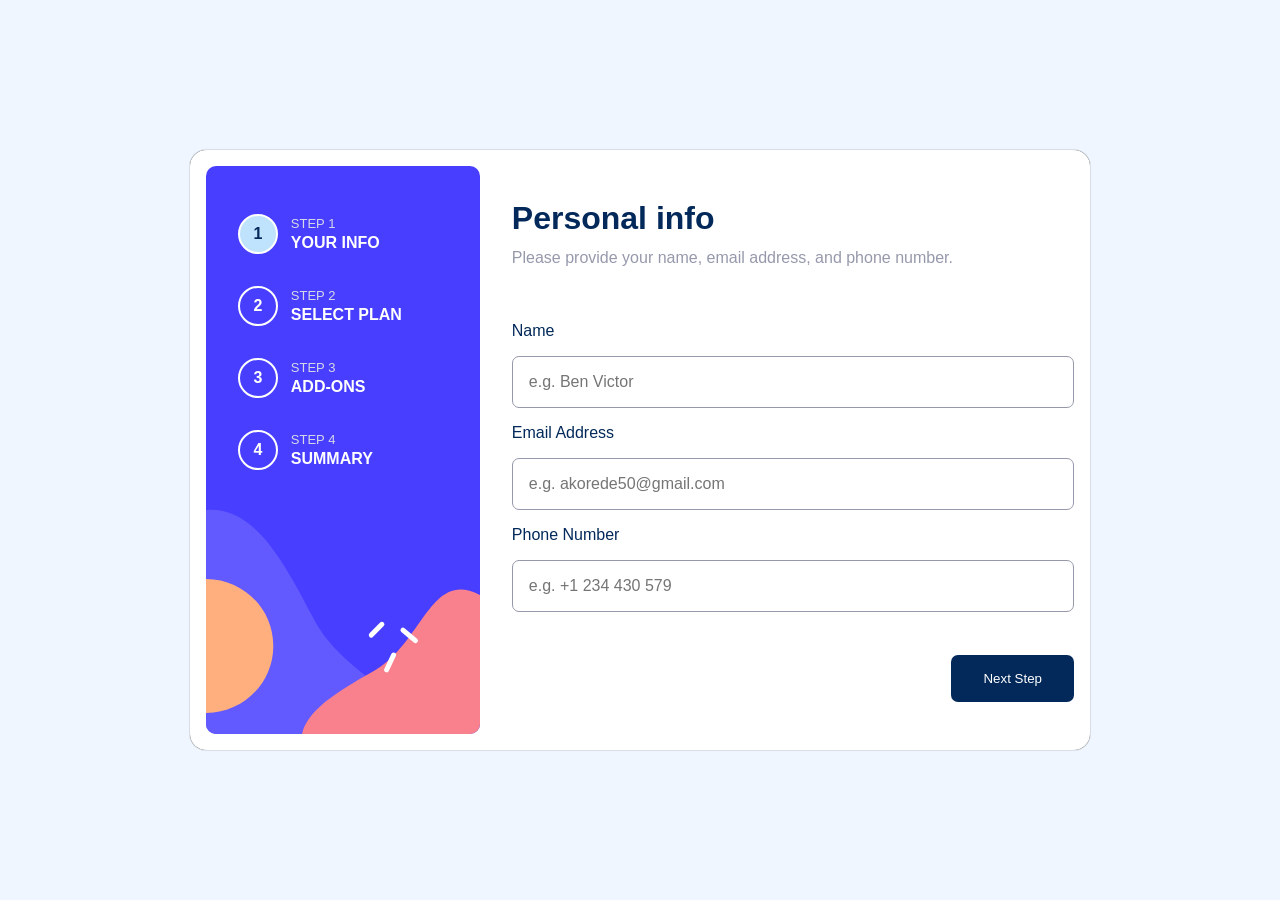
<file: index.html>
<!DOCTYPE html>
<html lang="en">
<head>
    <meta charset="UTF-8">
    <meta name="viewport" content="width=device-width, initial-scale=1.0">
    <title>Multi Form Assignment</title>
</head>
<body>
    <!DOCTYPE html>
<html lang="en">
<head>
    <meta charset="UTF-8">
    <meta name="viewport" content="width=, initial-scale=1.0">
    <title>Multi form assignment</title>
    <link rel="stylesheet" href="./form.css">
</head>
<body>
    <div class="form">
        <div class="form-container">
          <div class="form-sidebar">
            <div class="step active">
              <div class="circle">1</div>
              <div class="step-content">
                <span>Step 1</span>
                <b>Your info</b>
              </div>
            </div>
            <div class="step">
              <div class="circle">2</div>
              <div class="step-content">
                <span>Step 2</span>
                <b>Select plan</b>
              </div>
            </div>
            <div class="step">
              <div class="circle">3</div>
              <div class="step-content">
                <span>Step 3</span>
                <b>Add-ons</b>
              </div>
            </div>
            <div class="step">
              <div class="circle">4</div>
              <div class="step-content">
                <span>Step 4</span>
                <b>Summary</b>
              </div>
            </div>
          </div>

          <!-- step one -->

          <div class="stp step-1">
            <div class="header">
              <h1 class="title">Personal info</h1>
              <p class="exp">
                Please provide your name, email address, and phone number.
              </p>
            </div>
            <form>
              <div class="label">
                <label for="name">Name</label>
                <p class="error">This Field Is Required</p>
              </div>
              <input
                required
                type="text"
                id="name"
                placeholder="e.g. Ben Victor"
              />
              <div class="label">
                <label for="email">Email Address</label>
                <p class="error">This Field Is Required</p>
              </div>
              <input
                required
                type="text"
                id="email"
                placeholder="e.g. akorede50@gmail.com"
              />
              <div class="label">
                <label for="phone">Phone Number</label>
                <p class="error">This Field Is Required</p>
              </div>
              <input
                required
                type="tel"
                id="phone"
                placeholder="e.g. +1 234 430 579"
              />
            </form>
            <div class="btns">
              <button class="next-stp" type="submit">Next Step</button>
            </div>
          </div>

          <!-- step two -->

          <div class="stp step-2">
            <div class="header">
              <h1 class="title">Select your plan</h1>
              <p class="exp">You have the option of monthly or yearly billing.</p>
            </div>
            <form>
              <div class="plan-card selected">
                <img src="./assets/images/icon-arcade.svg" alt="arcade" />
                <div class="plan-info chosen">
                  <b>Arcade</b>
                  <span class="plan-priced">$9/mo</span>
                </div>
              </div>
              <div class="plan-card">
                <img src="./assets/images/icon-advanced.svg" alt="arcade" />
                <div class="plan-info">
                  <b>Advanced</b>
                  <span class="plan-priced">$12/mo</span>
                </div>
              </div>
              <div class="plan-card">
                <img src="./assets/images/icon-pro.svg" alt="arcade" />
                <div class="plan-info">
                  <b>Pro</b>
                  <span class="plan-priced">$15/mo</span>
                </div>
              </div>
            </form>
            <div class="switcher">
              <p class="monthly sw-active">Monthly</p>
              <label class="switch">
                <input type="checkbox" />
                <span class="slider round"></span>
              </label>
              <p class="yearly">Yearly</p>
            </div>
            <div class="btns">
              <button class="prev-stp" type="button">Go Back</button>
              <button class="next-stp" type="submit">Next Step</button>
            </div>
          </div>
          
          <!-- * Step three -->

          <div class="stp step-3">
            <div class="header">
              <h1 class="title">Pick add-ons</h1>
              <p class="exp">Add-ons help enhance your gaming experience.</p>
            </div>
            <form>
              <div class="box" data-id="1">
                <input type="checkbox" id="online" />
                <div class="description">
                  <label for="online">Online service</label>
                  <small>Access to multiplayer games</small>
                </div>
                <p class="price">+$1/mo</p>
              </div>
              <div class="box" data-id="2">
                <input type="checkbox" id="larger" />
                <div class="description">
                  <label for="larger">Larger storage</label>
                  <small>Extra 1TB of cloud save</small>
                </div>
                <p class="price">+$2/mo</p>
              </div>
              <div class="box" data-id="3">
                <input type="checkbox" id="profile" />
                <div class="description">
                  <label for="profile">Customizable Profile</label>
                  <small>Custom theme on your profile</small>
                </div>
                <p class="price">+$2/mo</p>
              </div>
            </form>
            <div class="btns">
              <button class="prev-stp" type="button">Go Back</button>
              <button class="next-stp" type="submit">Next Step</button>
            </div>
          </div>
      
          <div class="stp step-4">
            <div class="header">
              <h1 class="title">Finishing up</h1>
              <p class="exp">
                Double-check everything looks OK before confirming.
              </p>
            </div>
            <div class="selection-box">
              <div class="selection-container">
                <div class="selected-plan">
                  <p class="plan-name">Arcade(Monthly)</p>
                  <p class="plan-price">$9/mo</p>
                </div>
                <hr />
                <div class="addons">
                  <template>
                    <div class="selected-addon">
                      <span class="service-name">Online serivice</span>
                      <span class="servic-price">+$1/mo</span>
                    </div>
                  </template>
                </div>
              </div>
              <p class="total">Total (per month) <b>+$12/mo</b></p>
            </div>
            <div class="btns">
              <button class="prev-stp" type="button">Go Back</button>
              <button class="next-stp" type="submit">Next Step</button>
            </div>
          </div>
          
          <div class="stp step-5">
            <img src="./assets/images/icon-thank-you.svg" alt="" />
            <div class="header">
              <h1 class="title">Thank you!</h1>
              <p class="exp">
                Amazing you for confirming your subscription! We hope you have fun
                using our website. If you ever need support, please feel free to
                reach us at support@oluwasegunkorede02@gmail.com.
              </p>
            </div>
            <button class="next-stp"></button>
          </div>
        </div>
      </div>
      <script src="./form2/form.js"></script>
</body>
</html>
</body>
</html>
</file>
<file: form.css>
:root {
    --Marine-blue: hsl(213, 96%, 18%);
    --Purplish-blue: hsl(243, 100%, 62%);
    --Pastel-blue: hsl(228, 100%, 84%);
    --Light-blue: hsl(206, 94%, 87%);
    --Strawberry-red: hsl(354, 84%, 57%);
  
    --Cool-gray: hsl(231, 11%, 63%);
    --Light-gray: hsl(229, 24%, 87%);
    --Magnolia: hsl(217, 100%, 97%);
    --Alabaster: hsl(231, 100%, 99%);
    --White: hsl(0, 0%, 100%);
  }
  * {
    box-sizing: border-box;
    font-family: "Ubuntu", sans-serif;
    padding: 0;
    margin: 0;
  }
  .hidden {
    display: none;
  }
  img {
    max-width: 100%;
  }
  body {
    background-color: var(--Magnolia);
    display: flex;
    align-items: center;
    justify-content: center;
    min-height: 100vh;
  }
  .form {
    width: 900px;
    background-color: var(--White);
    border-radius: 1rem;
    box-shadow: 0px 0px 1px black;
  }
  .form-container {
    display: flex;
    padding: 1rem;
  }
  .form-sidebar {
    background-image: url("/assets/images/bg-sidebar-desktop.svg");
    background-repeat: no-repeat;
    width: 400px;
    height: 568px;
    padding: 3rem 2rem;
    display: flex;
    flex-direction: column;
    gap: 2rem;
  }
  .circle {
    width: 40px;
    height: 40px;
    border: 2px solid var(--White);
    border-radius: 50%;
    display: flex;
    align-items: center;
    justify-content: center;
    color: var(--White);
    font-weight: 700;
  }
  .active .circle {
    background-color: var(--Light-blue) !important;
    color: var(--Marine-blue) !important;
  }
  .err {
    border: 2px solid var(--Strawberry-red) !important;
  }
  .step {
    display: flex;
    align-items: center;
    gap: 0.8rem;
  }
  .step-content {
    display: flex;
    flex-direction: column;
    gap: 0.2rem;
  }
  .step-content span {
    text-transform: uppercase;
    color: var(--Light-gray);
    font-size: 13px;
  }
  .step-content b {
    text-transform: uppercase;
    color: var(--White);
  }
  .stp {
    display: flex;
    flex-direction: column;
    justify-content: center;
  }
  .stp .header {
    margin-bottom: auto;
    padding-top: 2rem;
    line-height: 2.5rem;
  }
  .header .title {
    color: var(--Marine-blue);
  }
  .header .exp {
    color: var(--Cool-gray);
  }
  .next-stp {
    margin-top: auto;
    margin-bottom: 2rem;
    margin-left: auto;
    border: none;
    padding: 1rem 2rem;
    border-radius: 7px;
    background-color: var(--Marine-blue);
    color: white;
    cursor: pointer;
  }
  /* STEP 1 */
  .step-1 {
    display: flex;
    width: 90%;
  }
  .step-1 form {
    display: flex;
    flex-direction: column;
    flex: 1;
    justify-content: center;
    gap: 1rem;
  }
  .label {
    color: var(--Marine-blue);
    display: flex;
    align-items: center;
    justify-content: space-between;
  }
  .step-1 form input {
    padding: 1rem;
    border: 1px solid var(--Cool-gray);
    border-radius: 7px;
    font-weight: 500;
    font-size: 1rem;
  }
  .step-1 form input:focus {
    outline-color: var(--Purplish-blue);
  }
  form input::placeholder {
    font-weight: 500;
    font-size: 1rem;
    font-family: inherit;
  }
  form .error {
    display: none;
    color: var(--Strawberry-red);
    font-size: 0.9rem;
    font-weight: 700;
  }
  
  .step-2 {
    display: none;
    width: 90%;
  }
  .step-2 form {
    display: flex;
    flex: 1;
    align-items: center;
    gap: 2rem;
  }
  .plan-card {
    border: 2px solid var(--Light-gray);
    border-radius: 7px;
    width: 150px;
    height: 170px;
    cursor: pointer;
    padding: 1rem;
    display: flex;
    flex-direction: column;
    align-items: flex-start;
    justify-content: space-between;
  }
  .plan-info {
    display: flex;
    flex-direction: column;
    gap: 0.3rem;
  }
  .plan-info b {
    color: var(--Marine-blue);
  }
  .plan-info span {
    color: var(--Cool-gray);
  }
  .monthly,
  .yearly {
    color: var(--Cool-gray);
    font-weight: 500;
  }
  .sw-active {
    color: var(--Marine-blue);
  }
  .btns {
    display: flex;
    align-items: center;
    justify-content: space-between;
  }
  .prev-stp {
    margin-top: auto;
    margin-bottom: 2rem;
    border: none;
    font-weight: 700;
    background-color: transparent;
    padding: 1rem 2rem;
    border-radius: 7px;
    color: var(--Cool-gray);
    cursor: pointer;
  }
  
  .step-3 {
    display: none;
    width: 80%;
  }
  .step-3 form {
    display: flex;
    flex-direction: column;
    flex: 1;
    justify-content: center;
    gap: 1.5rem;
  }
  .box {
    border: 1px solid var(--Cool-gray);
    border-radius: 10px;
    padding: 1rem;
    display: flex;
    align-items: center;
    cursor: pointer;
  }
  .description {
    display: flex;
    flex-direction: column;
    gap: 0.3rem;
    margin-left: 12px;
  }
  .price {
    margin-left: auto;
  }
  .ad-selected {
    border: 1px solid var(--Purplish-blue);
    background-color: var(--Magnolia);
  }
  .step-3 form input {
    accent-color: var(--Purplish-blue);
    transform: scale(1.3);
    user-select: none;
  }
  .description label {
    color: var(--Marine-blue);
    font-weight: 700;
    user-select: none;
  }
  .description small {
    color: var(--Cool-gray);
    font-weight: 700;
  }
  .price {
    color: var(--Purplish-blue);
  }
  
  .step-4 {
    display: none;
    width: 80%;
  }
  .selection-box {
    display: flex;
    flex-direction: column;
    justify-content: center;
    flex: 1;
  }
  .selection-container {
    background-color: var(--Magnolia);
    padding: 1.5rem;
  }
  .selected {
    border: 2px solid var(--Purplish-blue);
    background-color: var(--Magnolia);
  }
  .selected-plan {
    display: flex;
    justify-content: space-between;
    padding: 1rem 0;
    color: var(--Marine-blue);
    font-weight: 700;
  }
  .selected-addon {
    display: flex;
    justify-content: space-between;
    padding: 1rem 0;
    color: var(--Cool-gray);
    font-weight: 500;
    font-size: 0.9rem;
  }
  .selected-addon .servic-price {
    color: var(--Marine-blue);
  }
  .total {
    padding: 1.5rem;
    display: flex;
    align-items: center;
    justify-content: space-between;
    color: var(--Cool-gray);
  }
  .total b {
    color: var(--Purplish-blue);
    font-size: 1.2rem;
  }
  
  .step-5 {
    display: none;
    align-items: center;
    width: 90%;
    text-align: center;
    justify-content: center;
    margin: auto;
  }
  .step-5 button {
    display: none;
  }
  
  .switcher {
    background-color: var(--Magnolia);
    display: flex;
    align-items: center;
    gap: 0.5rem;
    padding: 0.5rem;
    margin-bottom: 5rem;
    justify-content: center;
  }
  .switch {
    position: relative;
    display: inline-block;
    width: 50px;
    height: 24px;
  }
  
  .switch input {
    opacity: 0;
    width: 0;
    height: 0;
  }
  
  .slider {
    position: absolute;
    cursor: pointer;
    top: 0;
    left: 0;
    right: 0;
    bottom: 0;
    background-color: var(--Marine-blue);
    -webkit-transition: 0.4s;
    transition: 0.4s;
  }
  
  .slider:before {
    position: absolute;
    content: "";
    height: 16px;
    width: 16px;
    left: 4px;
    bottom: 4px;
    background-color: white;
    -webkit-transition: 0.4s;
    transition: 0.4s;
  }
  
  input:checked + .slider:before {
    -webkit-transform: translateX(26px);
    -ms-transform: translateX(26px);
    transform: translateX(26px);
  }
  
  .slider.round {
    border-radius: 34px;
  }
  
  .slider.round:before {
    border-radius: 50%;
  }
  @media screen and (max-width: 800px) {
    body {
      position: relative;
    }
    .form-sidebar {
      position: fixed;
      top: 0;
      left: 0;
      right: 0;
      background-image: url("/assets/images/bg-sidebar-mobile.svg");
      flex-direction: row;
      height: 300px;
      background-size: cover;
      width: 100%;
      align-items: flex-start;
      justify-content: center;
      z-index: -1;
    }
    .step-content {
      display: none;
    }
    .form {
      position: absolute;
      top: 15%;
      max-width: 375px;
      background-color: rgb(240, 234, 234);
    }
    .form-container {
      padding: 2rem;
    }
    .btns {
      position: fixed;
      bottom: 0;
      background-color: white;
      right: 0;
      left: 0;
      height: 100px;
      padding-inline: 1rem;
    }
    .step-1 .btns button {
      margin: auto 0 auto auto;
    }
    .step-2 form {
      flex-direction: column;
      gap: 0.5rem;
    }
    .plan-card {
      width: 100%;
      height: 100px;
      flex-direction: row;
      justify-content: flex-start;
      gap: 1rem;
      align-items: center;
    }
    .stp {
      gap: 1rem;
      width: 100%;
    }
    .stp .header {
      padding-top: 0;
      display: flex;
      flex-direction: column;
      gap: 1rem;
      line-height: 1.5rem;
    }
    .switcher {
      margin: 2rem 0;
    }
  }
</file>
